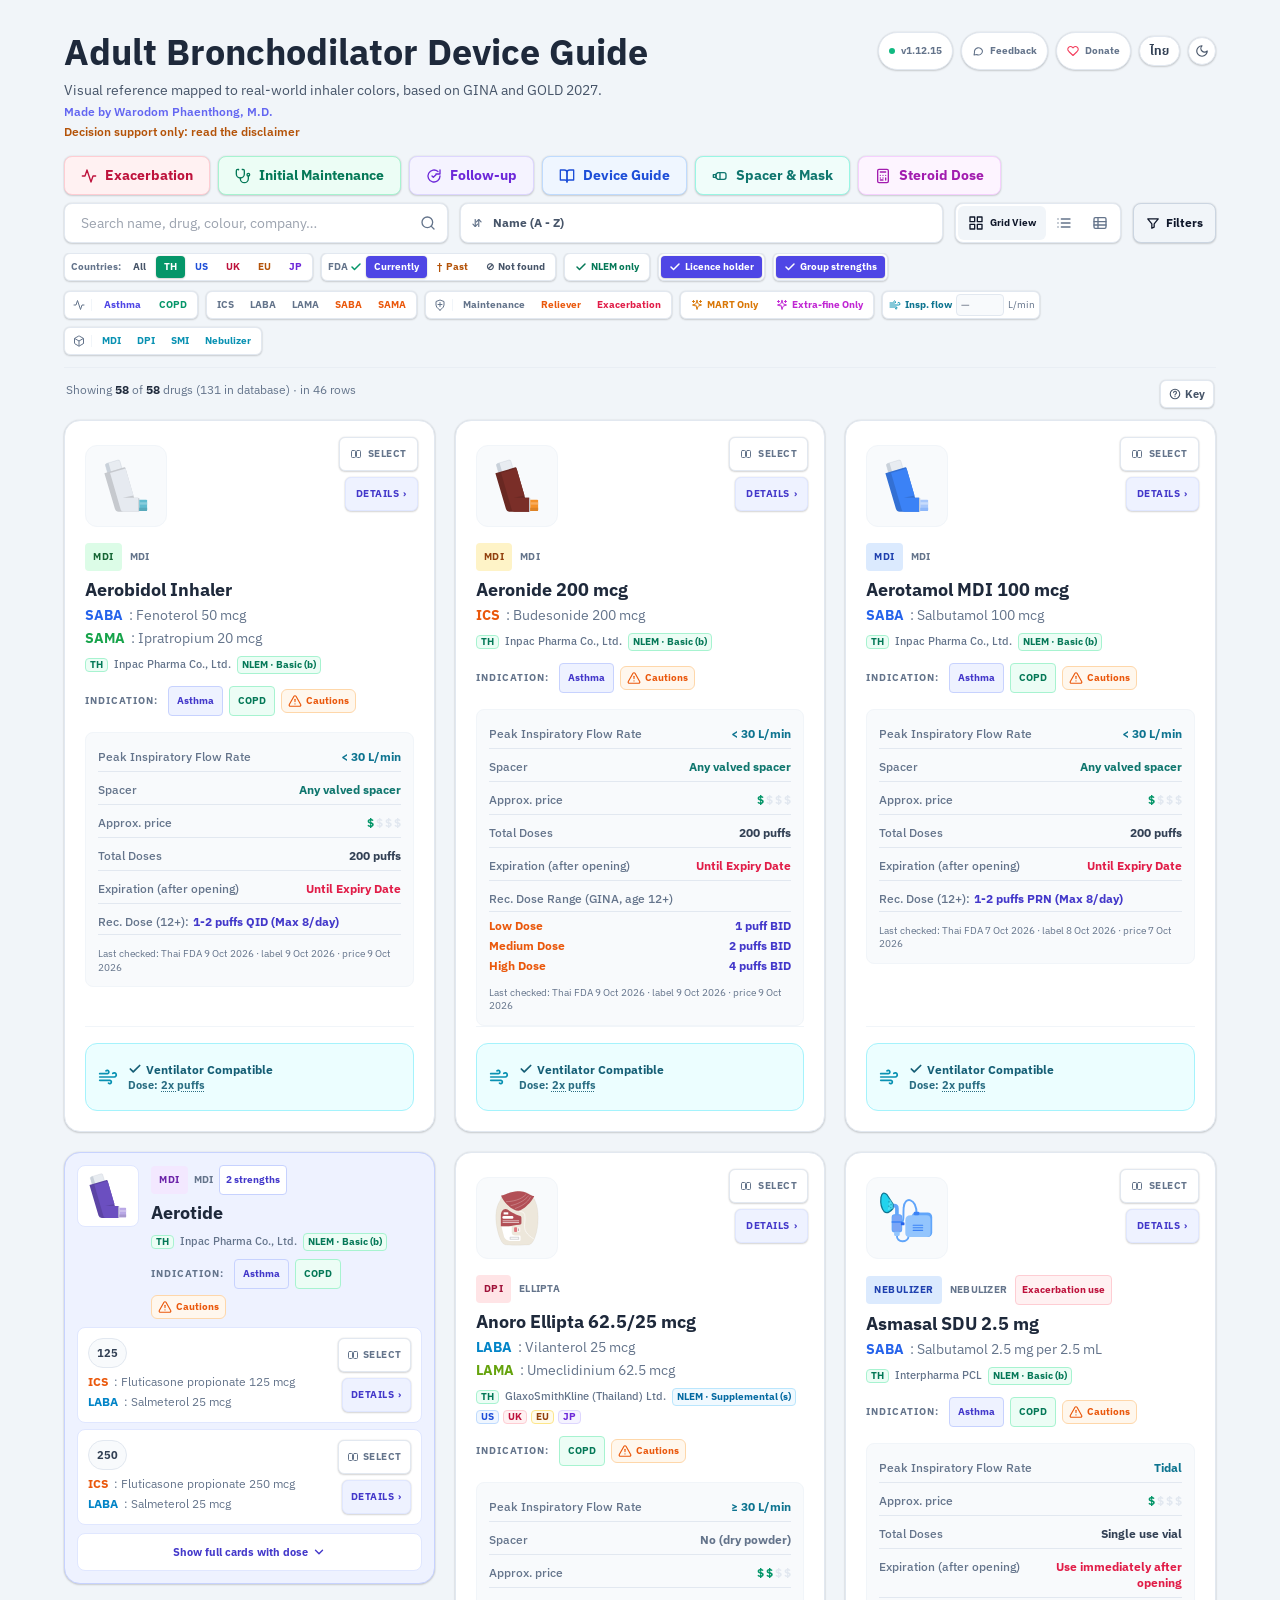
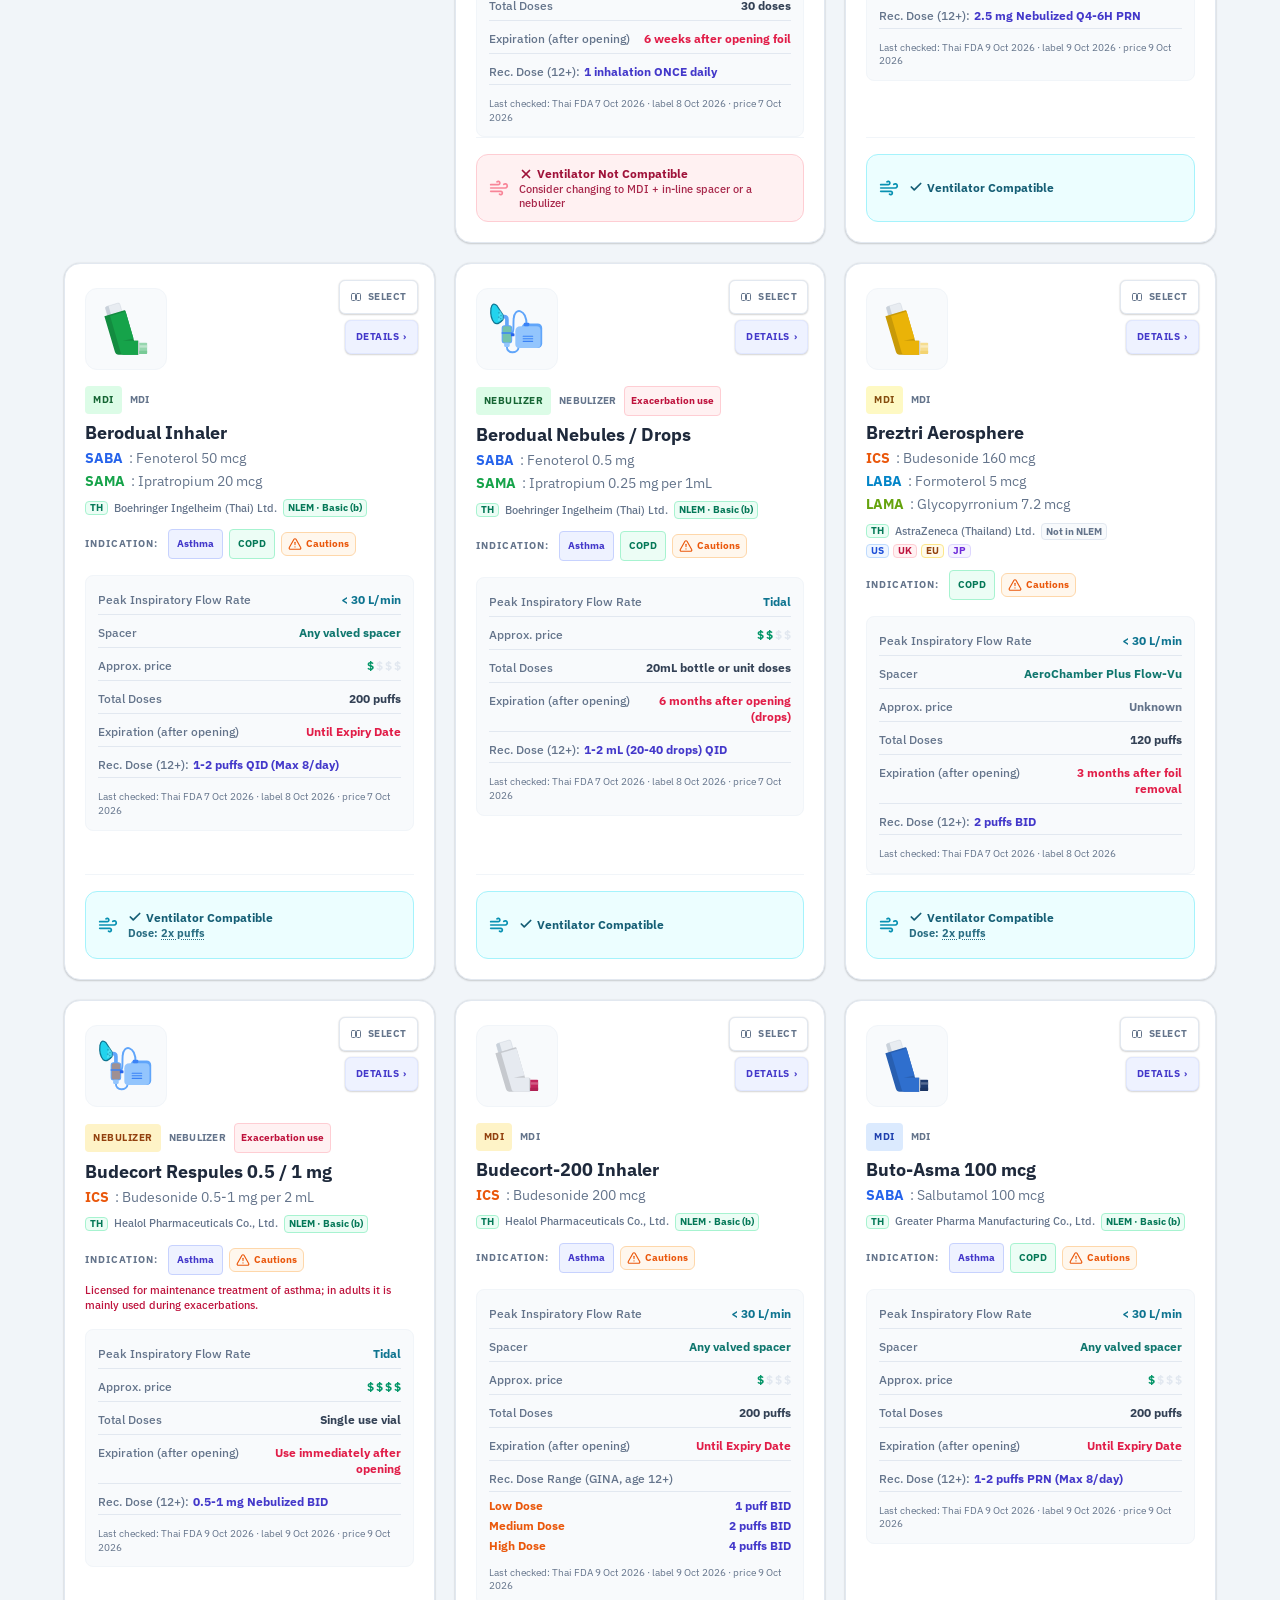
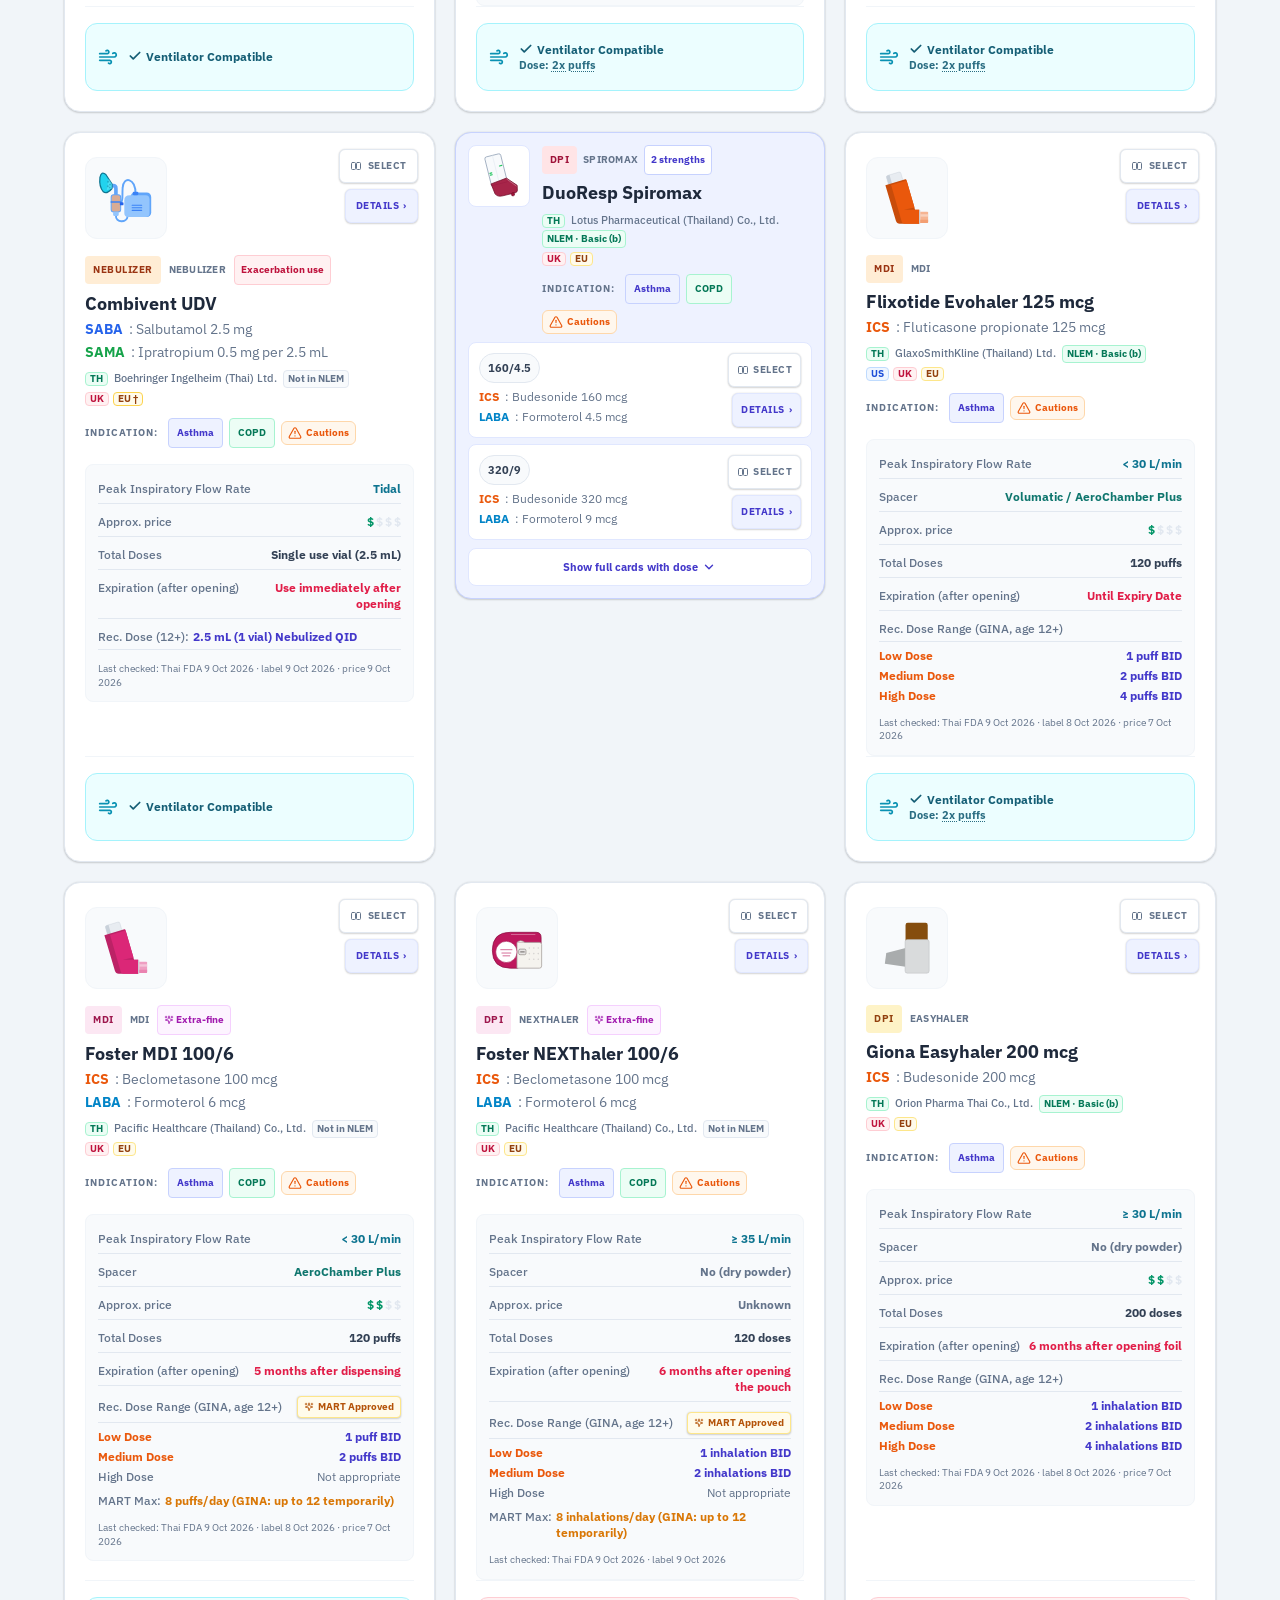
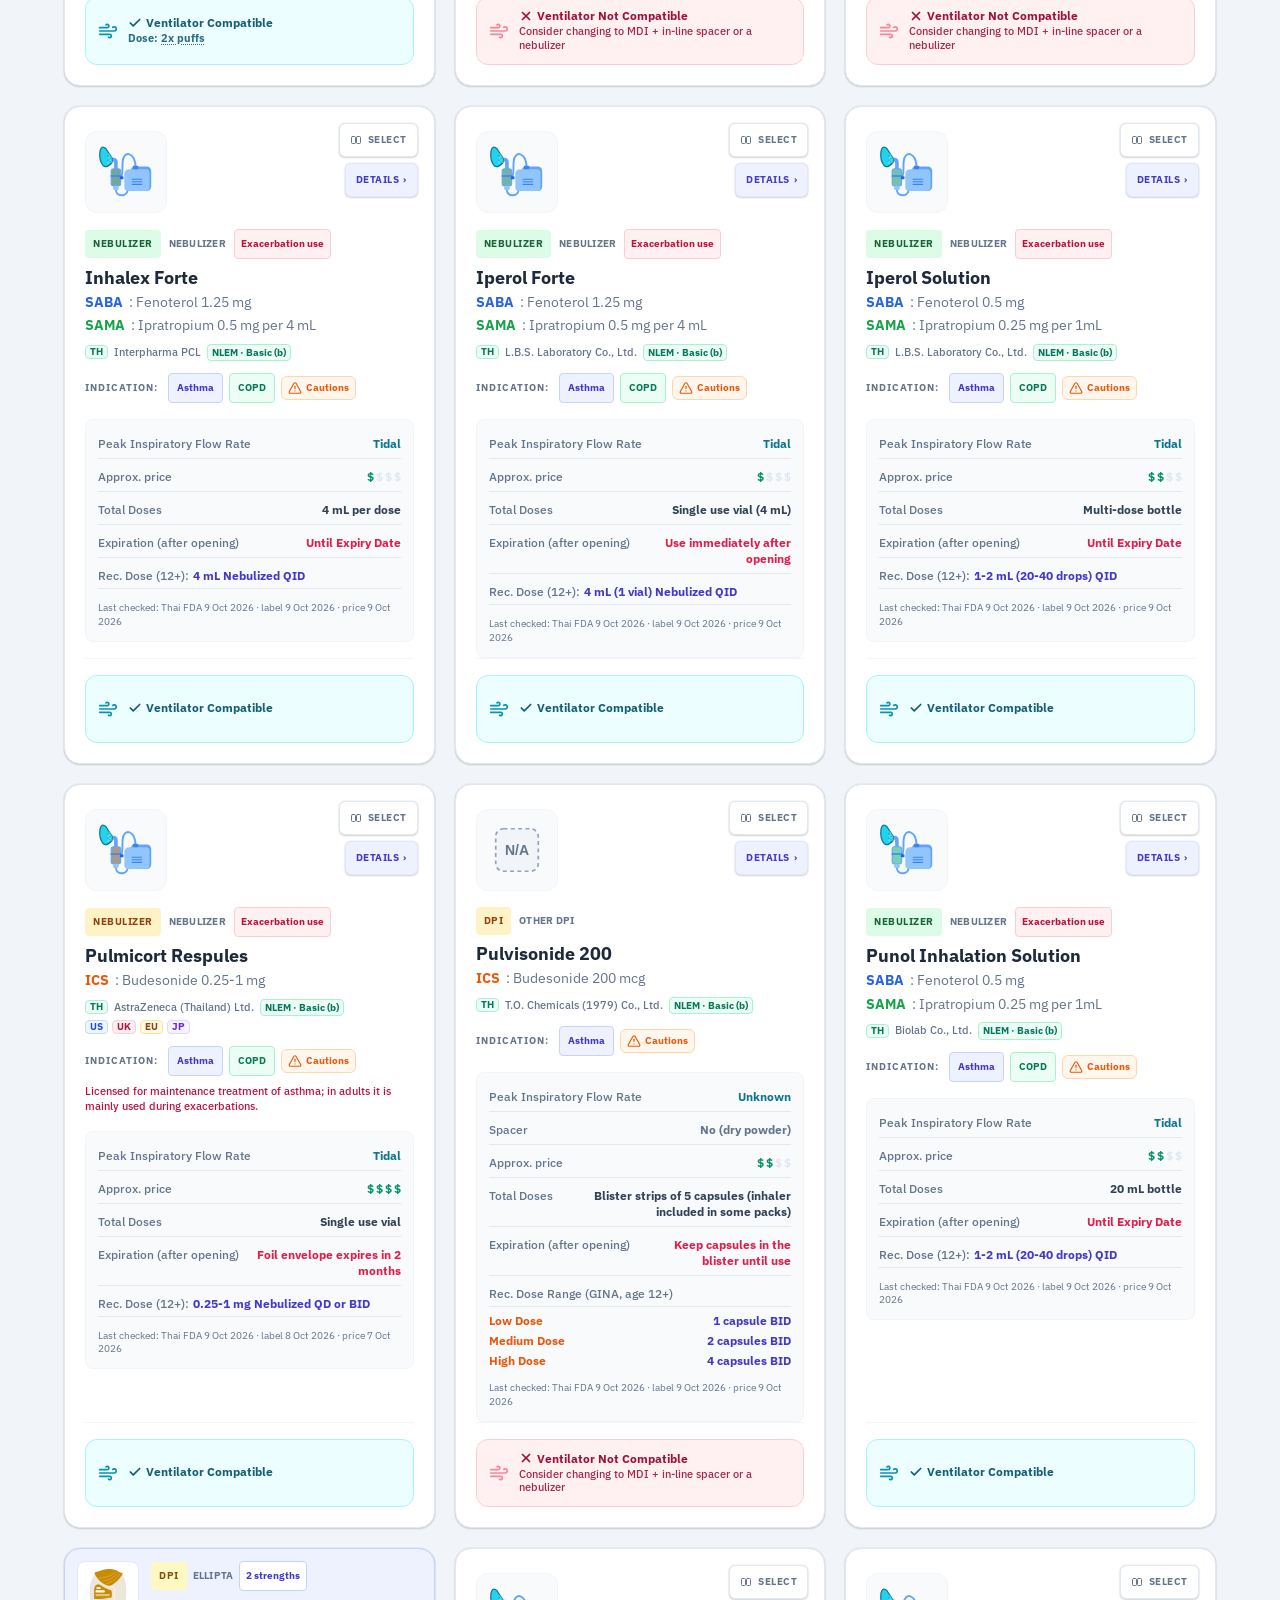
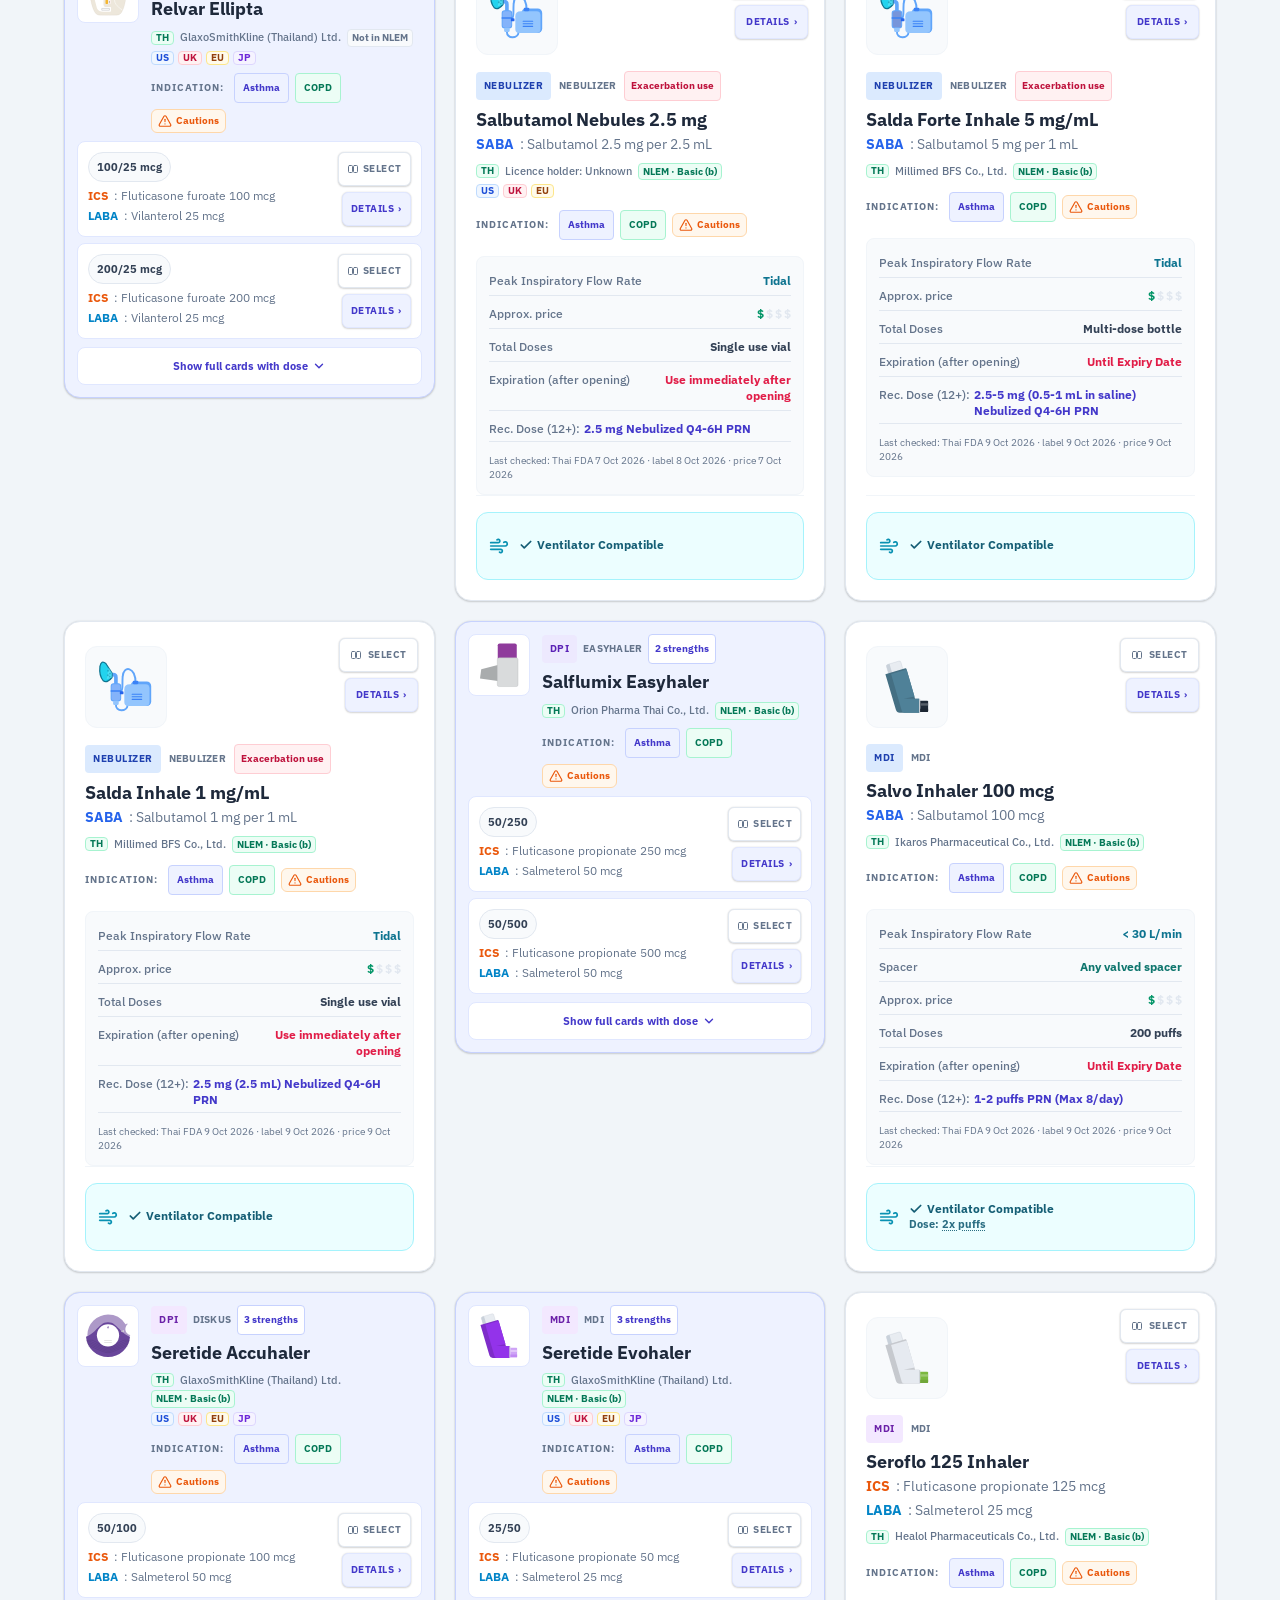
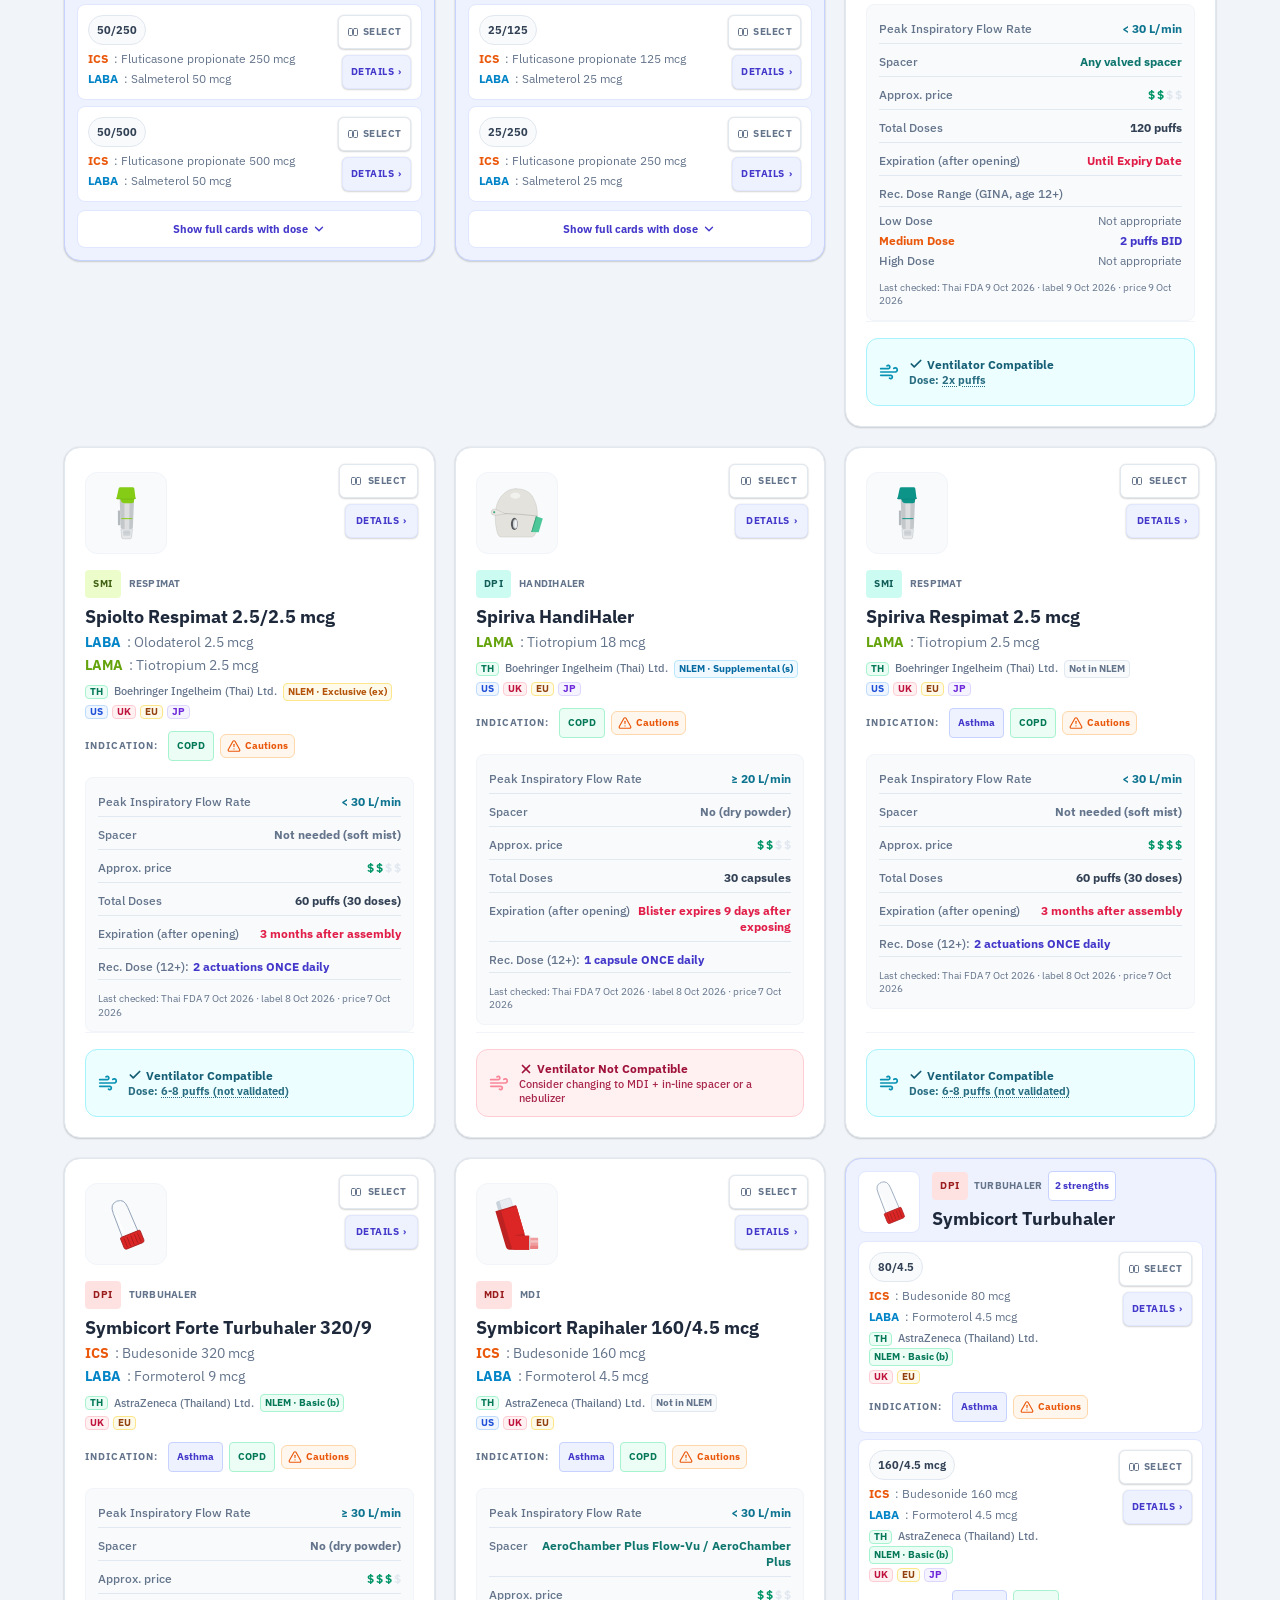
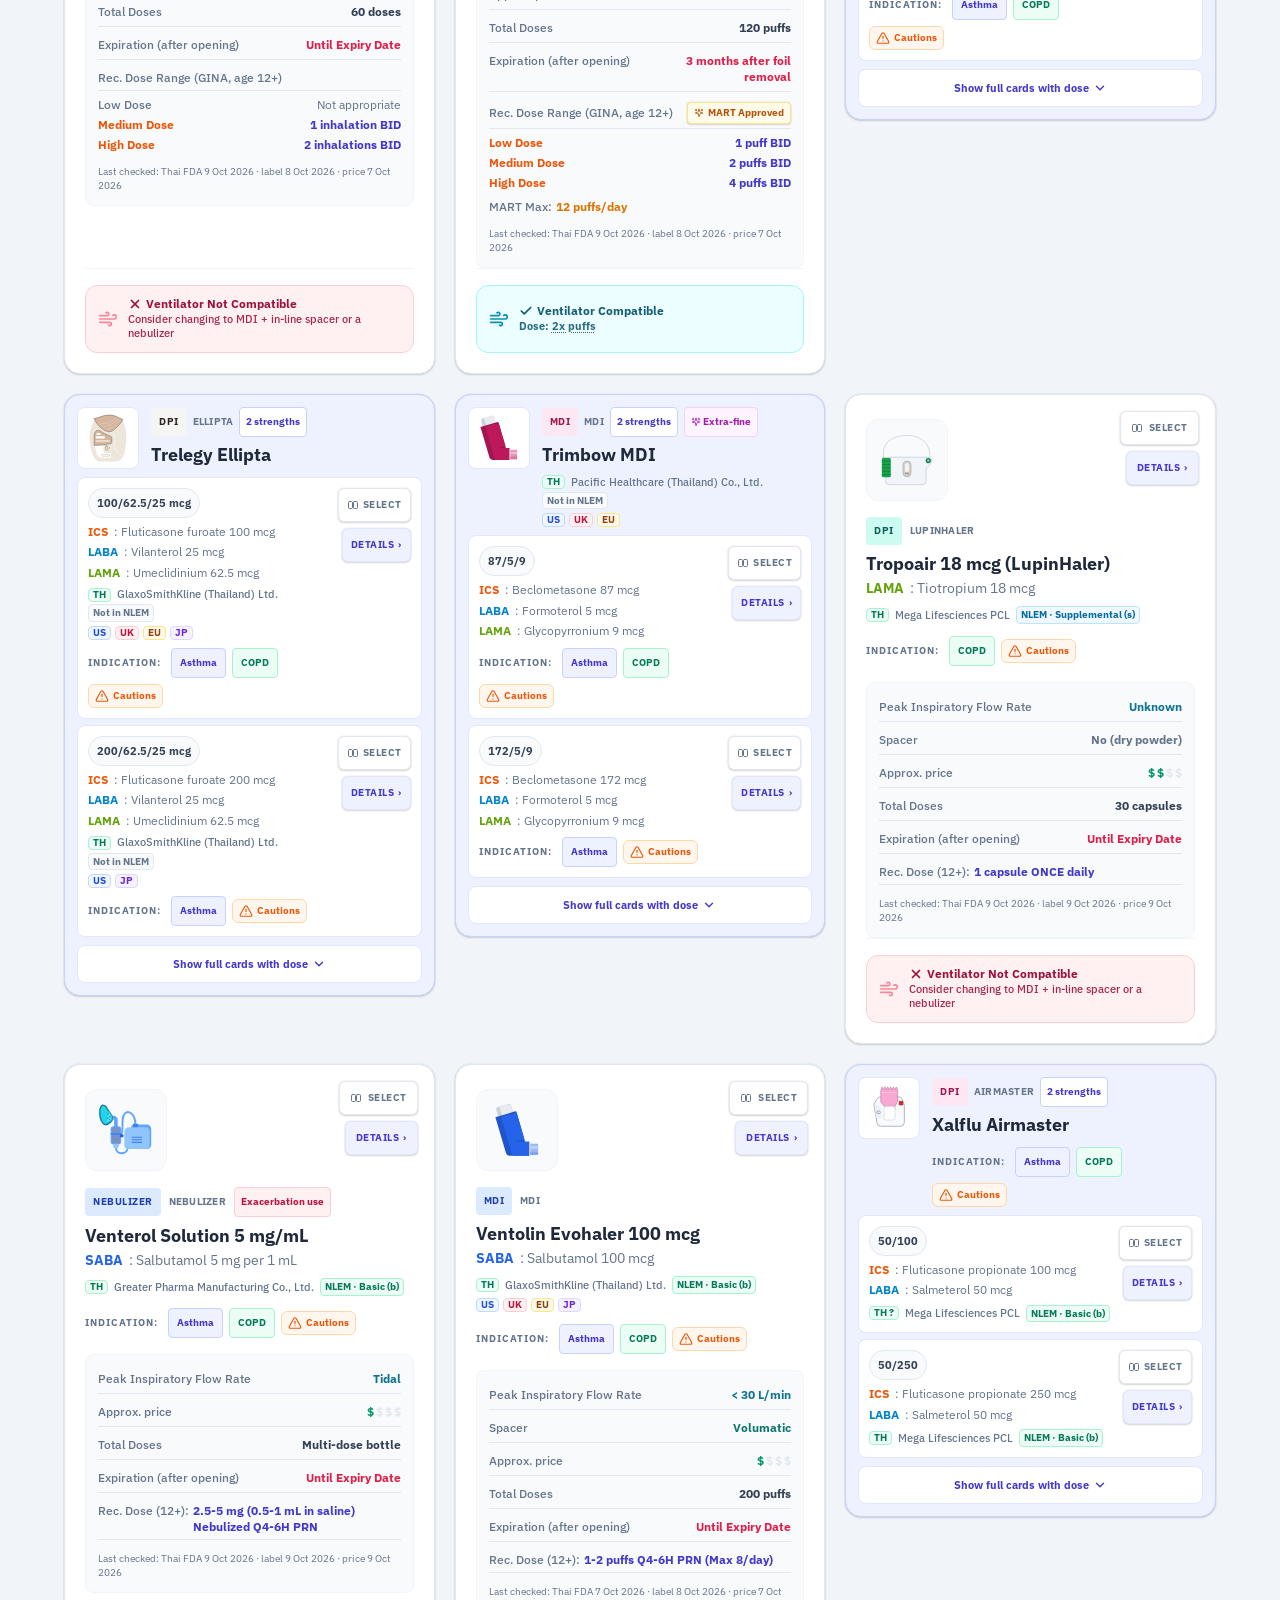
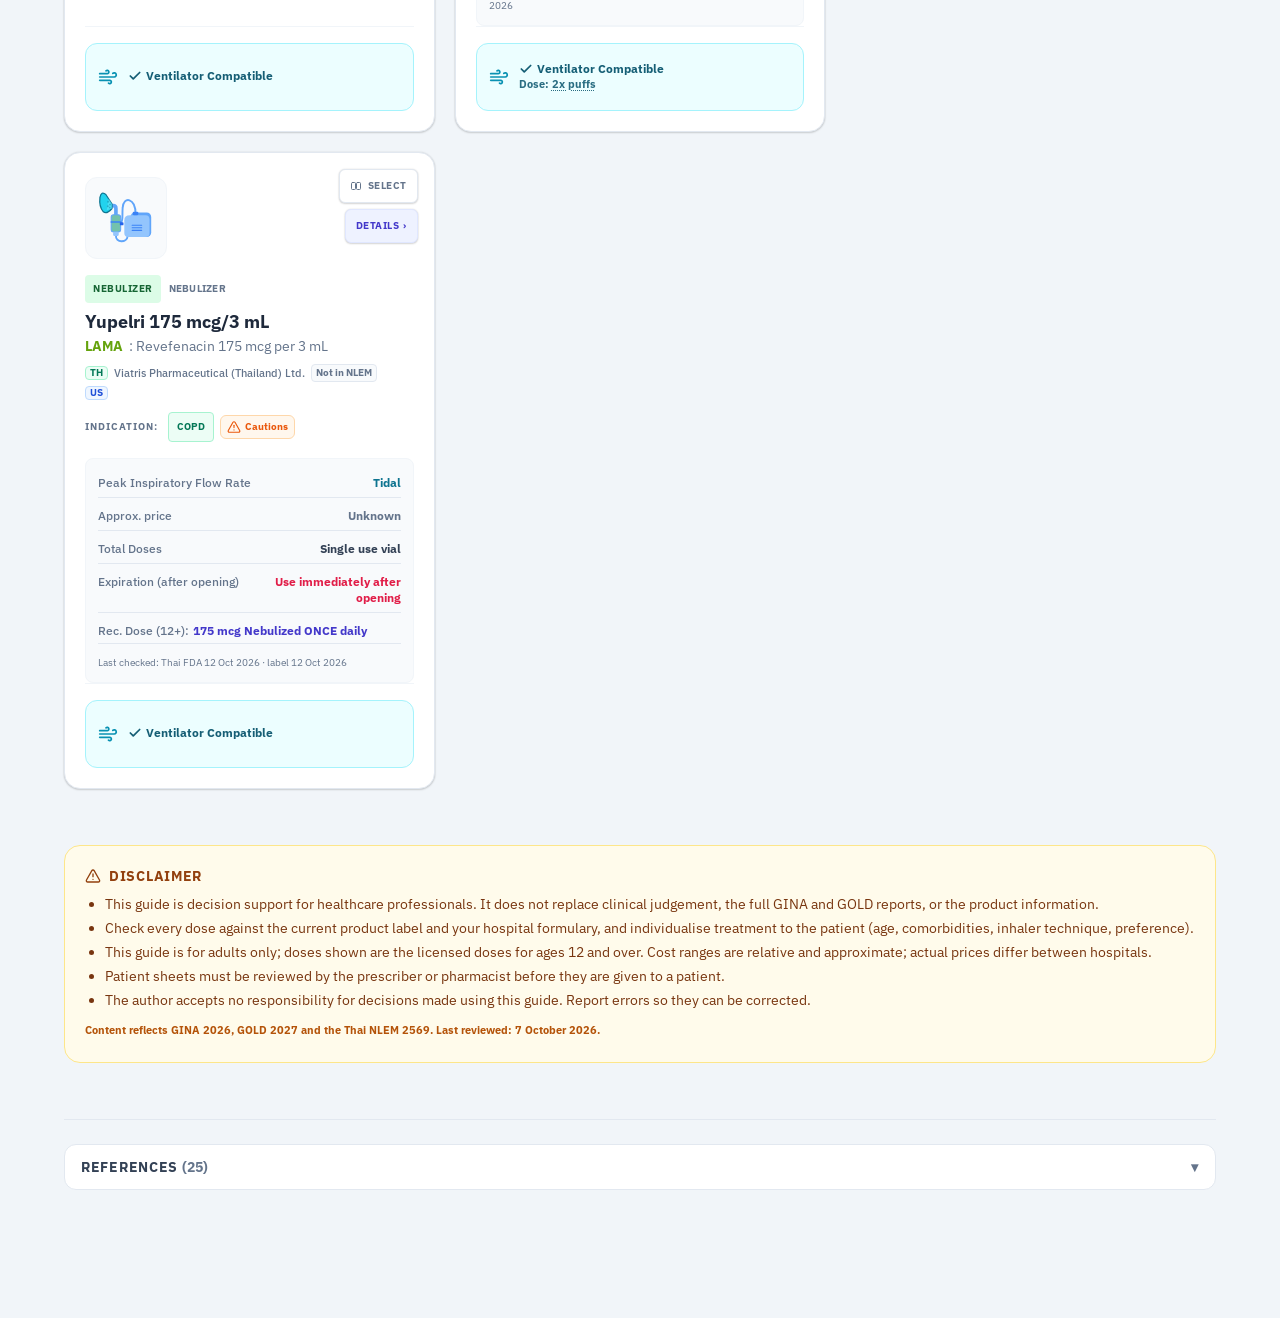
<file: index.html>
<!doctype html>
<html lang="en">
<head>
<meta charset="utf-8">
<meta name="viewport" content="width=device-width, initial-scale=1">
<title>Adult Bronchodilator Device Guide</title>
<meta http-equiv="refresh" content="0; url=bronchodilator-guide.html">
<link rel="canonical" href="bronchodilator-guide.html">
<script>location.replace('bronchodilator-guide.html' + location.search + location.hash);</script>
</head>
<body>
<p><a href="bronchodilator-guide.html">Open the Adult Bronchodilator Device Guide</a></p>
</body>
</html>
</file>
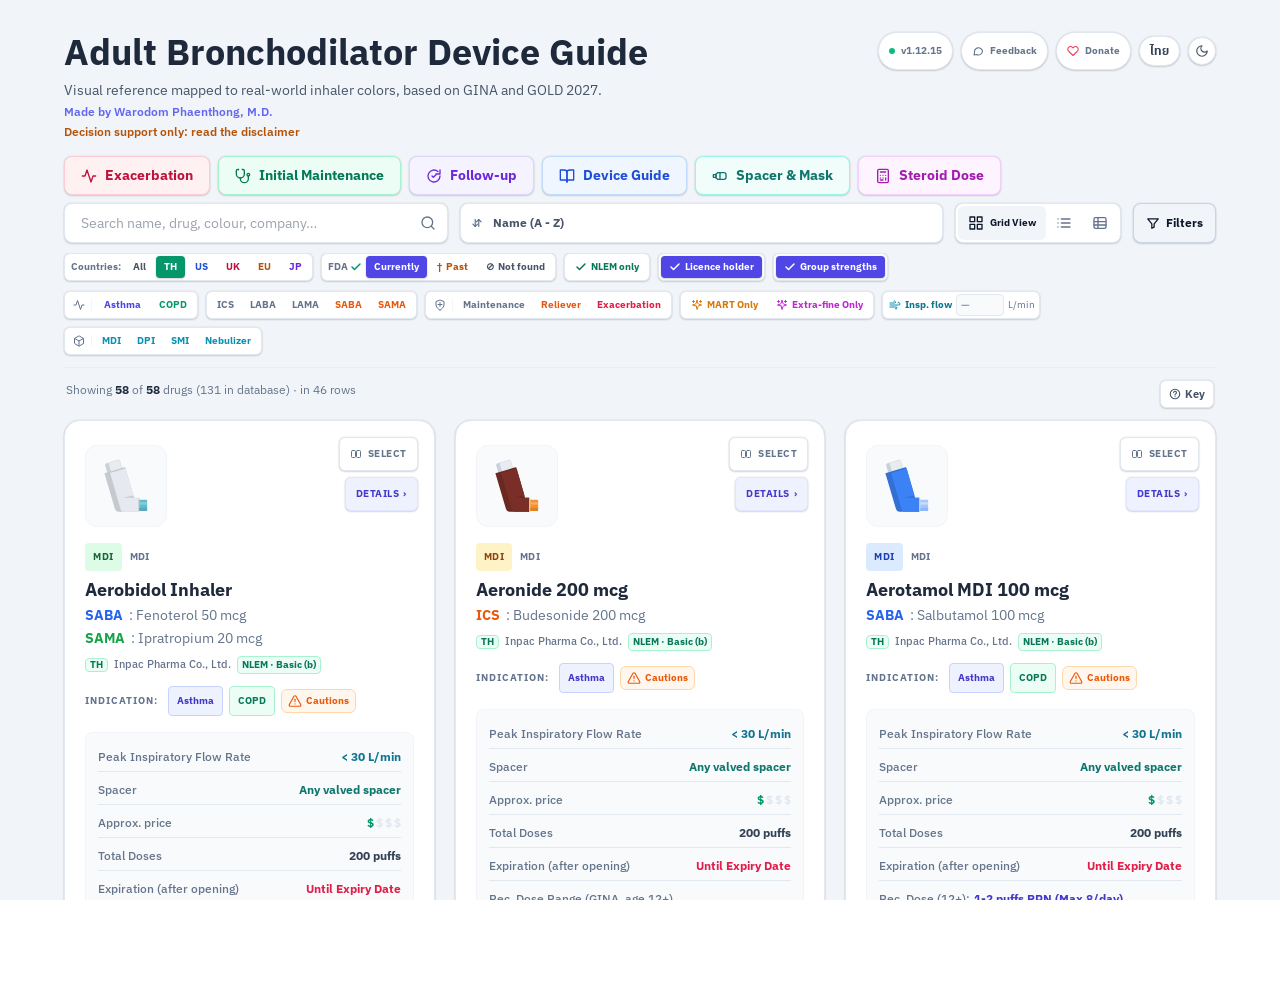
<file: bronchodilator-src/tests/embed-host.html>
<!doctype html>
<meta charset="utf-8">
<meta name="viewport" content="width=device-width, initial-scale=1">
<title>Embed test host</title>
<!-- Test fixture: embeds the built guide in a frame that is taller than the screen, the way a site builder's
     full-page embed behaves on a phone when the browser's toolbar covers the bottom of the frame.
     ?extra=<px> sets how far the frame runs past the bottom of the screen (default 90). -->
<style>
  html, body { margin: 0; height: 100%; overflow: hidden; }
  iframe { display: block; border: 0; width: 100%; }
</style>
<iframe id="app" src="../../bronchodilator-guide.html"></iframe>
<script>
  var extra = parseInt(new URLSearchParams(location.search).get('extra') || '90', 10);
  document.getElementById('app').style.height = 'calc(100vh + ' + extra + 'px)';
</script>
</file>
